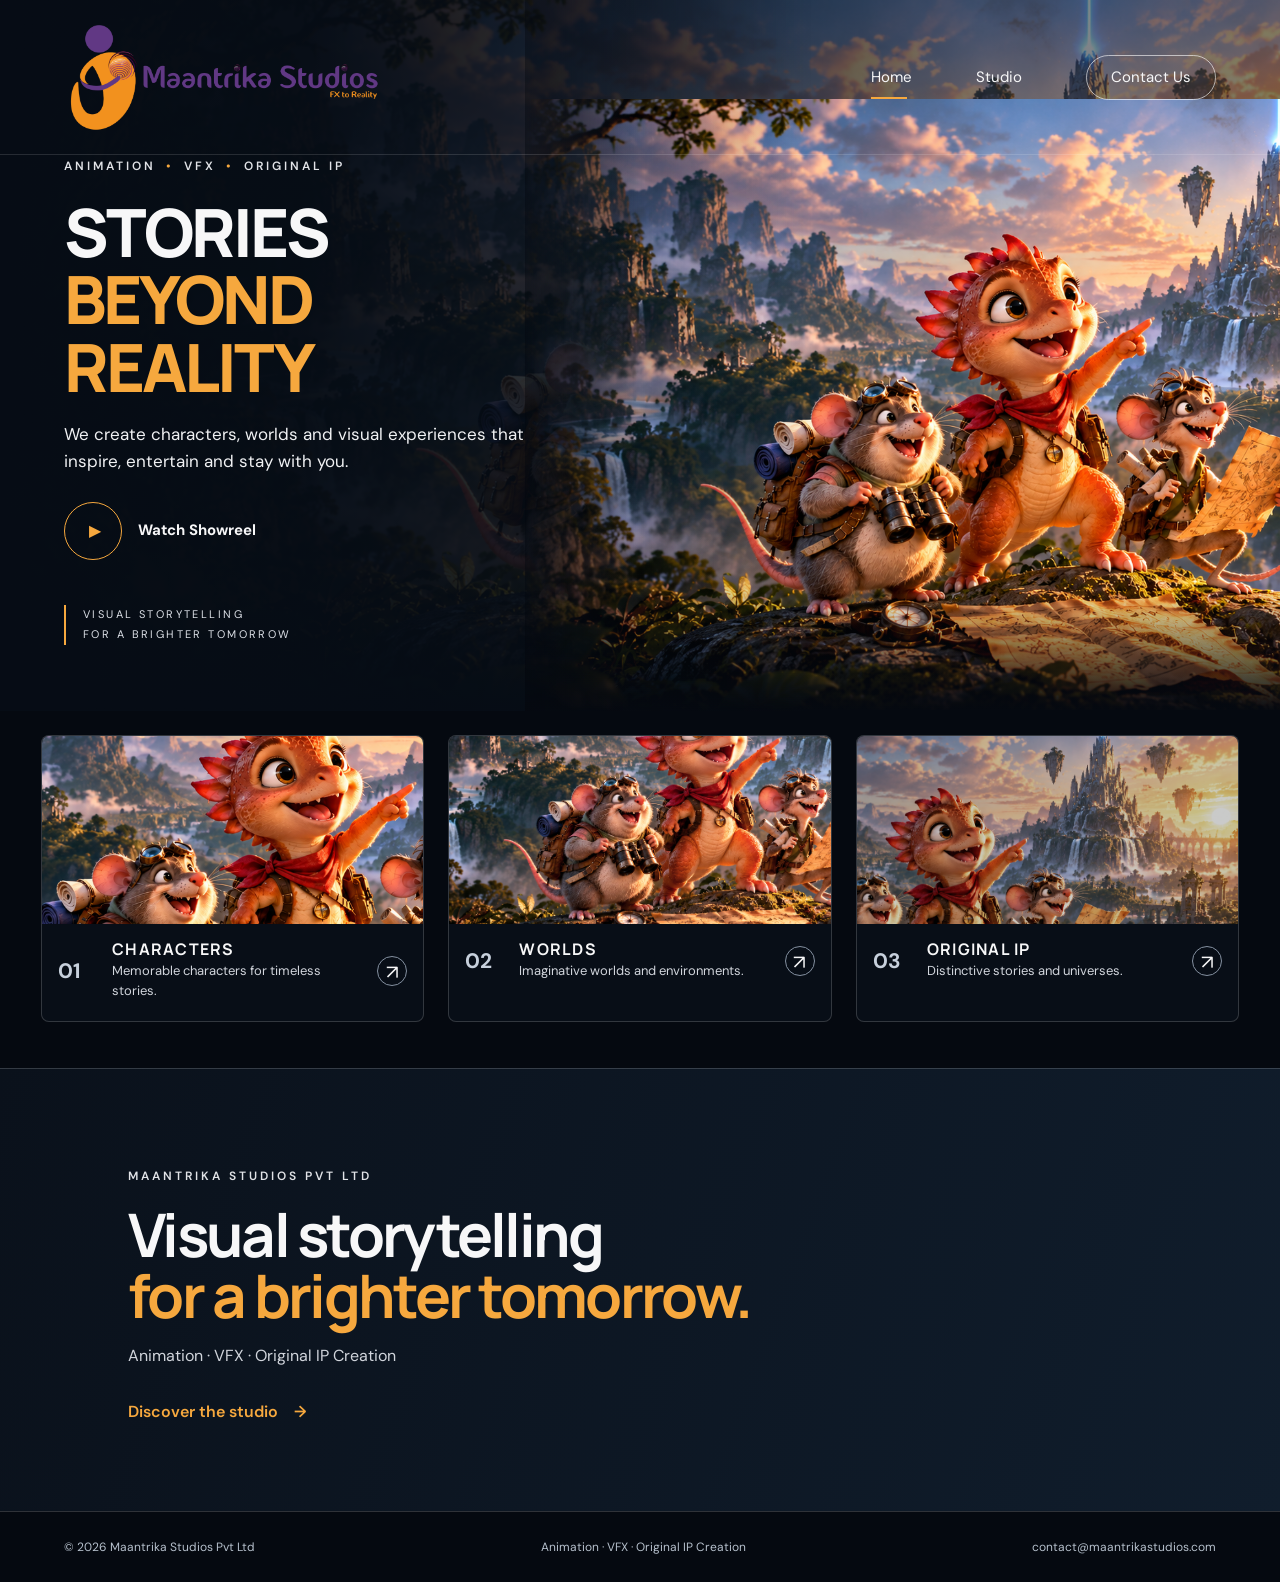
<file: index.html>
<!doctype html>
<html lang="en">
<head>
<meta charset="utf-8"><meta name="viewport" content="width=device-width, initial-scale=1">
<meta name="description" content="Maantrika Studios creates cinematic worlds through animation, visual effects and original intellectual property.">
<title>Maantrika Studios — Stories Beyond Reality</title><link rel="stylesheet" href="styles.css">
</head>
<body class="home">
<header class="topbar">
<a class="brand" href="index.html"><img src="assets/logo.png" alt="Maantrika Studios"></a>
<nav aria-label="Main navigation"><a class="active" href="index.html">Home</a><a href="studio.html">Studio</a><a class="contact-pill" href="mailto:contact@maantrikastudios.com">Contact Us</a></nav>
</header>
<main>
<section class="hero">
<div class="hero-bg" aria-hidden="true"></div>
<div class="hero-copy">
<p class="eyebrow">ANIMATION <i>•</i> VFX <i>•</i> ORIGINAL IP</p>
<h1>Stories<br><span>Beyond Reality</span></h1>
<p class="intro">We create characters, worlds and visual experiences that inspire, entertain and stay with you.</p>
<a class="showreel" href="mailto:contact@maantrikastudios.com?subject=Maantrika%20Studios%20Showreel"><span class="play">▶</span><b>Watch Showreel</b></a>
<p class="tagline">VISUAL STORYTELLING<br>FOR A BRIGHTER TOMORROW</p>
</div>
<div class="hero-art"><img src="assets/adventure-world.png" alt="The brave baby dinosaur girl and her two mouse friends planning an adventure in a fantasy world"></div>
</section>
<section class="feature-row">
<a class="feature" href="studio.html#characters"><img src="assets/dino-character.png" alt="Baby dinosaur heroine"><div class="feature-caption"><span>01</span><div><h2>Characters</h2><p>Memorable characters for timeless stories.</p></div><b>↗</b></div></a>
<a class="feature feature-middle" href="studio.html#worlds"><img src="assets/mouse-friends.png" alt="Two mouse adventurer friends"><div class="feature-caption"><span>02</span><div><h2>Worlds</h2><p>Imaginative worlds and environments.</p></div><b>↗</b></div></a>
<a class="feature feature-world" href="studio.html#original-ip"><img src="assets/fantasy-world.png" alt="Fantasy adventure world"><div class="feature-caption"><span>03</span><div><h2>Original IP</h2><p>Distinctive stories and universes.</p></div><b>↗</b></div></a>
</section>
<section class="closing">
<p class="eyebrow">MAANTRIKA STUDIOS PVT LTD</p><h2>Visual storytelling<br><span>for a brighter tomorrow.</span></h2>
<p>Animation · VFX · Original IP Creation</p><a class="outline-button" href="studio.html">Discover the studio <span>→</span></a>
</section>
</main>
<footer><span>© <span id="year"></span> Maantrika Studios Pvt Ltd</span><span>Animation · VFX · Original IP Creation</span><a href="mailto:contact@maantrikastudios.com">contact@maantrikastudios.com</a></footer>
<script>document.getElementById('year').textContent=new Date().getFullYear();</script>
</body></html>
</file>
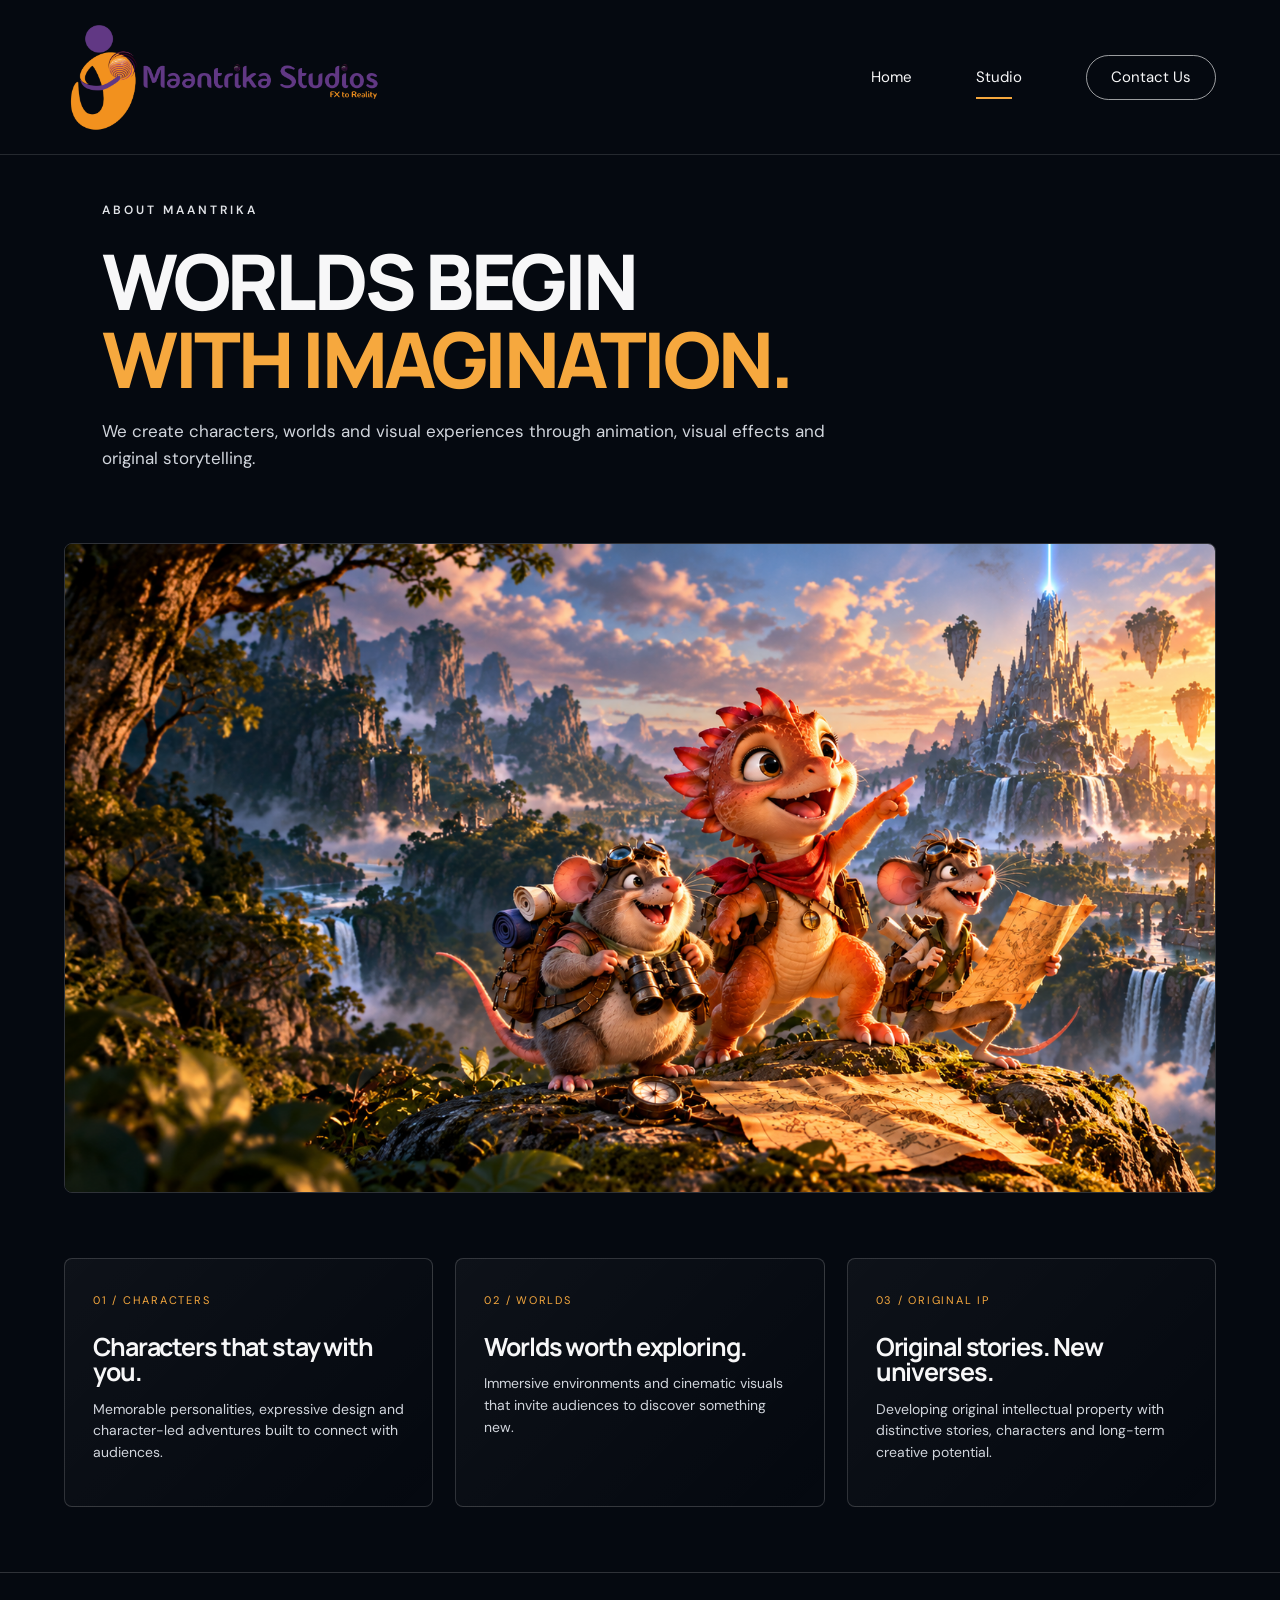
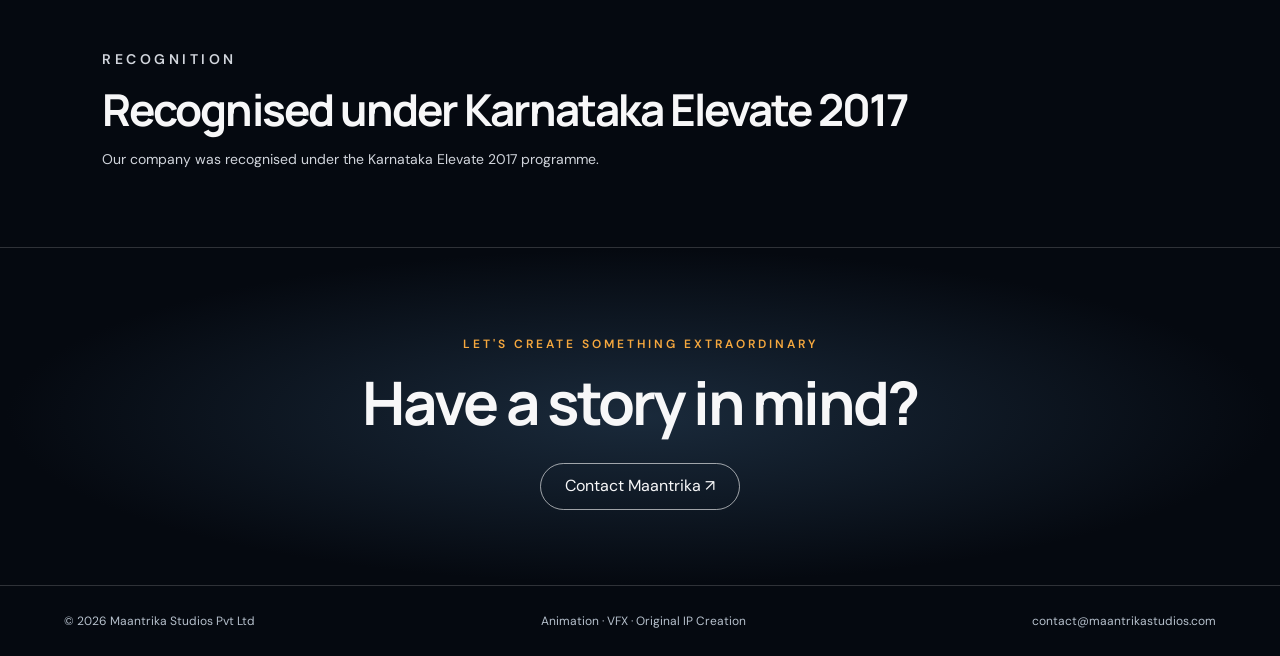
<file: studio.html>
<!doctype html>
<html lang="en">
<head><meta charset="utf-8"><meta name="viewport" content="width=device-width, initial-scale=1">
<meta name="description" content="About Maantrika Studios Pvt Ltd — animation, VFX and original IP creation.">
<title>Studio — Maantrika Studios</title><link rel="stylesheet" href="styles.css"></head>
<body>
<header class="topbar"><a class="brand" href="index.html"><img src="assets/logo.png" alt="Maantrika Studios"></a><nav aria-label="Main navigation"><a href="index.html">Home</a><a class="active" href="studio.html">Studio</a><a class="contact-pill" href="mailto:contact@maantrikastudios.com">Contact Us</a></nav></header>
<main class="studio-page">
<section class="studio-heading"><p class="eyebrow">ABOUT MAANTRIKA</p><h1>Worlds begin<br><span>with imagination.</span></h1><p>We create characters, worlds and visual experiences through animation, visual effects and original storytelling.</p></section>
<section class="studio-image"><img src="assets/adventure-world.png" alt="The baby dinosaur girl and her two mouse adventurer friends in their fantasy world"></section>
<section class="studio-cards">
<article id="characters"><span>01 / CHARACTERS</span><h2>Characters that stay with you.</h2><p>Memorable personalities, expressive design and character-led adventures built to connect with audiences.</p></article>
<article id="worlds"><span>02 / WORLDS</span><h2>Worlds worth exploring.</h2><p>Immersive environments and cinematic visuals that invite audiences to discover something new.</p></article>
<article id="original-ip"><span>03 / ORIGINAL IP</span><h2>Original stories. New universes.</h2><p>Developing original intellectual property with distinctive stories, characters and long-term creative potential.</p></article>
</section>
<section class="recognition"><p class="eyebrow">RECOGNITION</p><h2>Recognised under Karnataka Elevate 2017</h2><p>Our company was recognised under the Karnataka Elevate 2017 programme.</p></section>
<section class="contact-section"><p class="eyebrow">LET'S CREATE SOMETHING EXTRAORDINARY</p><h2>Have a story in mind?</h2><a class="contact-pill" href="mailto:contact@maantrikastudios.com">Contact Maantrika ↗</a></section>
</main>
<footer><span>© <span id="year"></span> Maantrika Studios Pvt Ltd</span><span>Animation · VFX · Original IP Creation</span><a href="mailto:contact@maantrikastudios.com">contact@maantrikastudios.com</a></footer>
<script>document.getElementById('year').textContent=new Date().getFullYear();</script>
</body></html>
</file>
<file: styles.css>
@import url('https://fonts.googleapis.com/css2?family=DM+Sans:wght@400;500;600;700&family=Manrope:wght@400;500;600;700;800&display=swap');
:root{--ink:#050910;--white:#f7f7f8;--muted:#d1d5dc;--gold:#f6a83e;--line:rgba(255,255,255,.17)}
*{box-sizing:border-box}html{scroll-behavior:smooth}body{margin:0;background:var(--ink);color:var(--white);font-family:'DM Sans',Arial,sans-serif;line-height:1.55}a{color:inherit;text-decoration:none}.topbar{position:absolute;top:0;left:0;right:0;z-index:5;min-height:104px;display:flex;align-items:center;justify-content:space-between;padding:20px clamp(22px,5vw,78px);border-bottom:1px solid rgba(255,255,255,.13)}.brand img{display:block;width:320px;max-width:43vw;height:auto}.topbar nav{display:flex;align-items:center;gap:clamp(22px,5vw,70px);font-size:15px}.topbar nav>a:not(.contact-pill){position:relative;padding:10px 0}.topbar nav>a.active:after{content:'';position:absolute;bottom:0;left:0;width:36px;height:2px;background:var(--gold)}.contact-pill{border:1px solid rgba(255,255,255,.6);border-radius:99px;padding:10px 24px;display:inline-flex;justify-content:center;align-items:center;transition:background .2s,border-color .2s}.contact-pill:hover{background:var(--gold);border-color:var(--gold);color:#17100a}
.hero{position:relative;min-height:700px;display:grid;grid-template-columns:minmax(380px,.82fr) minmax(0,1.18fr);align-items:center;overflow:hidden;background:#08111b}.hero-bg{position:absolute;inset:0;background:linear-gradient(90deg,#050910 0%,rgba(5,9,16,.97) 24%,rgba(5,9,16,.68) 43%,rgba(5,9,16,.03) 77%),linear-gradient(0deg,#050910 0%,transparent 23%),url('assets/adventure-world.png') center 42%/cover;opacity:.5}.hero-copy{position:relative;z-index:2;padding:145px 0 55px clamp(22px,5vw,80px);max-width:660px}.eyebrow{font-size:12px;letter-spacing:.25em;font-weight:600;color:#e1e3e7}.eyebrow i{font-style:normal;color:var(--gold);padding:0 4px}h1,h2{font-family:Manrope,Arial,sans-serif;line-height:1.02;letter-spacing:-.045em}h1{font-size:clamp(48px,5.2vw,79px);text-transform:uppercase;font-weight:800;margin:22px 0 20px}h1 span,.studio-heading h1 span,.closing h2 span{color:var(--gold)}.intro{max-width:500px;color:#f0f1f3;font-size:17px}.showreel{display:flex;align-items:center;gap:16px;margin-top:28px;width:max-content}.showreel b{font-size:15px}.play{display:grid;place-items:center;width:58px;height:58px;border:1.5px solid var(--gold);border-radius:50%;color:var(--gold);padding-left:3px;transition:.2s}.showreel:hover .play{background:var(--gold);color:#101010}.tagline{border-left:2px solid var(--gold);padding-left:17px;margin-top:45px;color:#dce0e7;font-size:11px;letter-spacing:.22em;line-height:1.8}.hero-art{position:relative;align-self:stretch;min-height:700px;display:flex;align-items:flex-end;overflow:hidden}.hero-art:after{content:'';position:absolute;inset:0;background:linear-gradient(90deg,rgba(5,9,16,.42),transparent 38%),linear-gradient(0deg,#050910 0%,transparent 17%);pointer-events:none}.hero-art img{width:100%;height:86%;object-fit:cover;object-position:52% center;display:block;mask-image:linear-gradient(to right,transparent 0%,black 15%);animation:enter 1s ease both}
.feature-row{position:relative;display:grid;grid-template-columns:repeat(3,1fr);gap:24px;padding:24px clamp(22px,3.2vw,50px) 46px;background:#050910}.feature{min-width:0;border:1px solid var(--line);border-radius:8px;overflow:hidden;background:#080e17;transition:transform .25s,border-color .25s}.feature:hover{transform:translateY(-4px);border-color:rgba(246,168,62,.7)}.feature>img{width:100%;height:188px;object-fit:cover;display:block;transition:transform .4s}.feature:hover>img{transform:scale(1.025)}.feature-middle>img{object-position:57% 48%;filter:saturate(.88) hue-rotate(-5deg)}.feature-world>img{object-position:85% 35%;filter:saturate(.8) brightness(.8)}.feature-caption{display:grid;grid-template-columns:42px 1fr 30px;gap:12px;align-items:center;padding:17px 16px 20px}.feature-caption>span{font-size:21px;font-weight:700;color:#c7d0dc}.feature-caption h2{font-size:16px;letter-spacing:.08em;text-transform:uppercase;margin:0 0 4px}.feature-caption p{font-size:13px;color:var(--muted);margin:0}.feature-caption>b{border:1px solid #8490a0;width:30px;height:30px;display:grid;place-items:center;border-radius:50%;font-weight:400;font-size:20px}.closing{padding:86px 10vw;background:linear-gradient(110deg,#0a111b,#101d2c);border-top:1px solid var(--line)}.closing h2,.contact-section h2{font-size:clamp(36px,5vw,60px);margin:18px 0}.closing>p:not(.eyebrow){color:var(--muted)}.outline-button{display:inline-block;margin-top:15px;color:var(--gold);font-weight:600}.outline-button span{padding-left:12px}footer{display:flex;flex-wrap:wrap;justify-content:space-between;gap:16px;padding:26px clamp(22px,5vw,78px);border-top:1px solid var(--line);font-size:12px;color:#b6c0cc}
.studio-page{padding-top:104px}.studio-heading{padding:85px clamp(22px,8vw,120px) 55px}.studio-heading h1{font-size:clamp(46px,6vw,80px)}.studio-heading>p:last-child{font-size:17px;color:var(--muted);max-width:760px}.studio-image{margin:0 clamp(22px,5vw,76px);height:min(55vw,650px);min-height:320px;overflow:hidden;border:1px solid var(--line);border-radius:8px}.studio-image img{width:100%;height:100%;object-fit:cover;object-position:center 47%;display:block}.studio-cards{display:grid;grid-template-columns:repeat(3,1fr);gap:22px;padding:65px clamp(22px,5vw,76px)}.studio-cards article{border:1px solid var(--line);border-radius:8px;padding:28px;background:linear-gradient(135deg,rgba(255,255,255,.04),transparent)}.studio-cards article span{color:var(--gold);font-size:11px;letter-spacing:.16em}.studio-cards h2{font-size:25px;margin:22px 0 12px}.studio-cards p,.recognition p{color:var(--muted);font-size:14px}.recognition{padding:62px clamp(22px,8vw,120px);border-top:1px solid var(--line);border-bottom:1px solid var(--line)}.recognition h2{font-size:clamp(28px,4vw,44px);margin:17px 0}.contact-section{text-align:center;padding:75px 22px;background:radial-gradient(ellipse at center,#1a2a3b,#050910 70%)}.contact-section .eyebrow{color:var(--gold)}.contact-section .contact-pill{margin-top:12px}
@keyframes enter{from{opacity:.5;transform:scale(1.025)}to{opacity:1;transform:scale(1)}}@media(max-width:900px){.topbar{min-height:86px}.hero{grid-template-columns:1fr;min-height:auto}.hero-bg{background:linear-gradient(90deg,rgba(5,9,16,.94),rgba(5,9,16,.28)),linear-gradient(0deg,#050910 0%,transparent 40%),url('assets/adventure-world.png') center/cover;opacity:.65}.hero-copy{padding:150px 28px 10px;max-width:700px}.hero-art{min-height:400px;height:54vw;max-height:600px}.hero-art img{height:100%;object-position:center 48%;mask-image:linear-gradient(to bottom,transparent 0%,black 15%)}.hero-art:after{background:linear-gradient(0deg,#050910 0%,transparent 35%)}.feature-row{grid-template-columns:1fr;gap:16px}.feature{display:grid;grid-template-columns:38% 1fr;align-items:stretch}.feature>img{height:100%;min-height:150px}.feature-caption{grid-template-columns:34px 1fr 28px;padding:16px 12px}.studio-cards{grid-template-columns:1fr}}@media(max-width:560px){.topbar{padding:14px 16px;gap:12px;min-height:78px}.brand img{width:195px;max-width:42vw}.topbar nav{gap:12px;font-size:12px}.contact-pill{padding:8px 12px}.hero-copy{padding:125px 20px 10px}.hero h1{font-size:47px}.intro{font-size:15px}.hero-art{height:90vw;min-height:300px}.feature-row{padding:18px}.feature{grid-template-columns:36% 1fr}.feature>img{min-height:140px}.feature-caption{grid-template-columns:24px 1fr;gap:7px}.feature-caption>b{display:none}.feature-caption>span{font-size:17px}.feature-caption h2{font-size:13px}.feature-caption p{font-size:11px}.closing{padding:60px 24px}footer{flex-direction:column}.studio-page{padding-top:78px}.studio-heading{padding:60px 22px 35px}.studio-image{margin:0 18px;height:70vw;min-height:260px}.studio-cards{padding:38px 18px}.studio-cards article{padding:23px}.recognition{padding:48px 22px}}
@media(prefers-reduced-motion:reduce){*,*:before,*:after{scroll-behavior:auto!important;animation:none!important;transition:none!important}}
</file>
